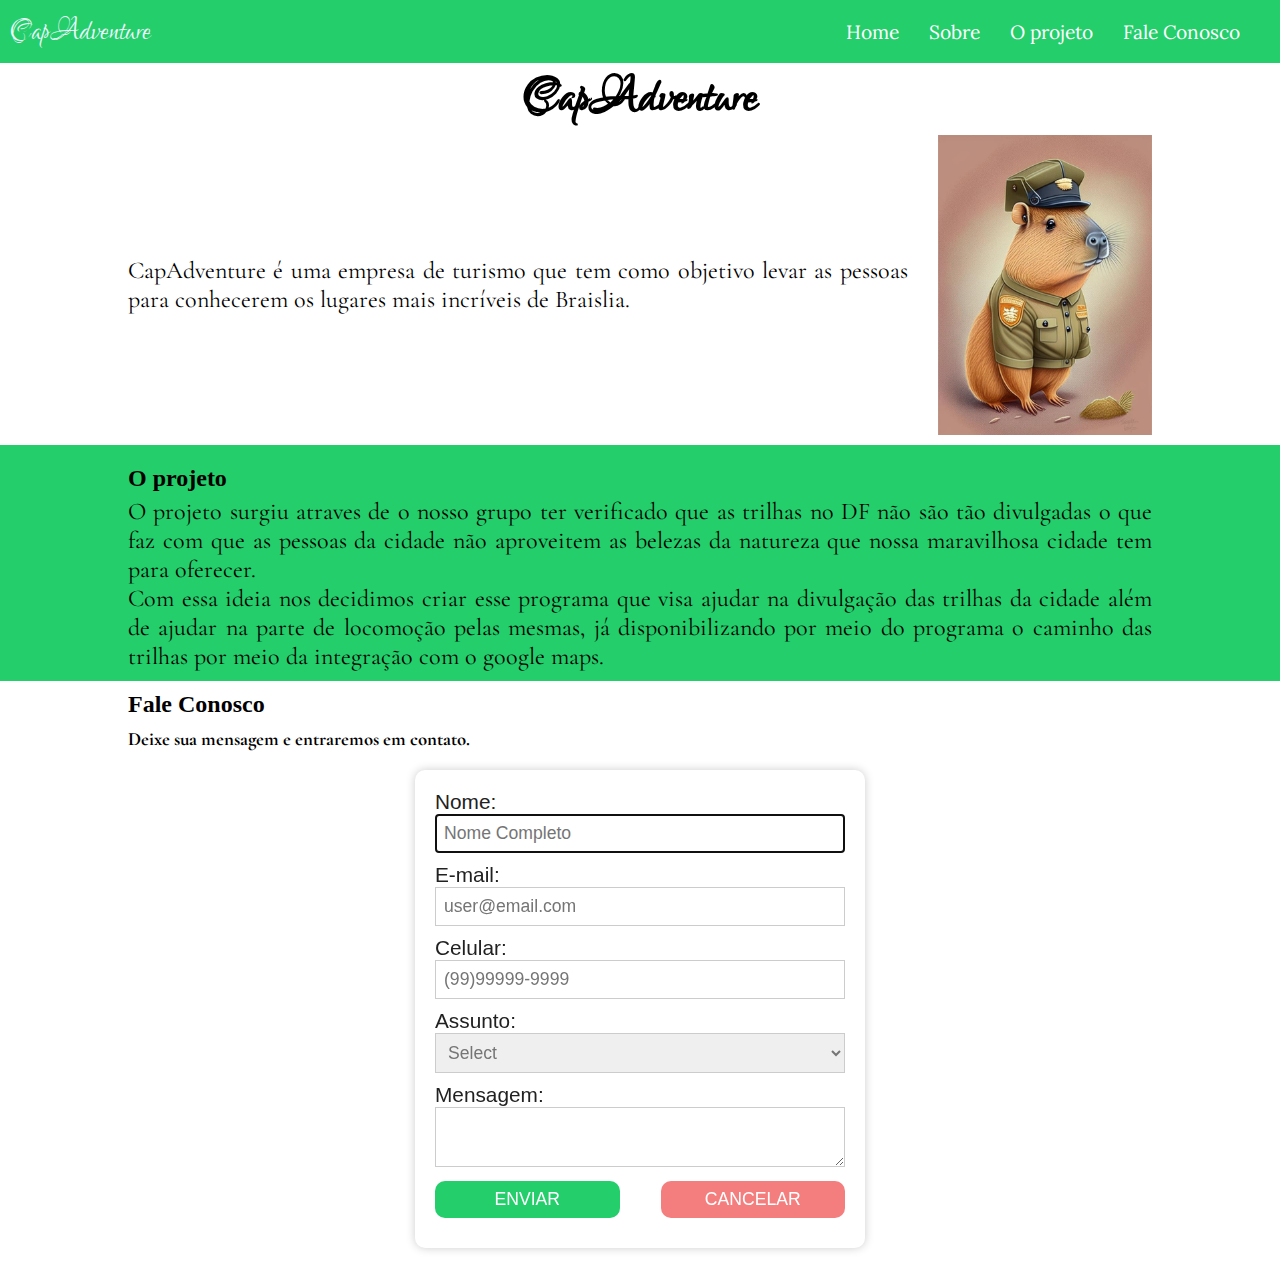
<file: index.html>
<!DOCTYPE html>
<html lang="en">
<head>
    <meta charset="UTF-8">
    <meta name="viewport" content="width=device-width, initial-scale=1.0">
    <link rel="stylesheet" href="style.css">
    <title>Document</title>
</head>
<body>
    <!--MENU-->
    <nav>
        <div class="container">
            <a href="#">
                <p>CapAdventure</p>
            </a>
            <div class="container">
                <a class="menu" href="#">Home</a>
                <a class="menu" href="#principal">Sobre</a>
                <a class="menu" href="#projeto">O projeto</a>
                <a class="menu" href="#contato">Fale Conosco</a>
        </div>
    </nav>

    <!--SECTION SOBRE-->
    <section id="principal">
        <h1>CapAdventure</h1>
        <div class="container">
            <p>CapAdventure é uma empresa de turismo que tem como objetivo levar as pessoas para conhecerem os lugares mais incríveis de Braislia.</p>
            <img src="img/hYb0ta.jpg" alt="">
        </div>
    </section>
    <!--SECTION PROJETO-->
    <section id="projeto">
        <h2>O projeto</h2>
        <p>O projeto surgiu atraves de o nosso grupo ter verificado que as trilhas no DF não são tão divulgadas o que faz com que as pessoas da cidade não aproveitem as belezas da natureza que nossa maravilhosa cidade tem para oferecer.</p>
        <p>Com essa ideia nos decidimos criar esse programa que visa ajudar na divulgação das trilhas da cidade além de ajudar na parte de locomoção pelas mesmas, já disponibilizando por meio do programa o caminho das trilhas por meio da integração com o google maps.</p>
    </section>

    <!--SECTION CONTATO-->
    <section id="contatos">
        <h2>Fale Conosco</h2>
        <h3>Deixe sua mensagem e entraremos em contato.</h3>

        <form name="" method="" action="">
            <label for="nome">Nome:</label>
            <input id="nome" type="text" name="nome" placeholder="Nome Completo" required autofocus>

            <label for="email">E-mail:</label>
            <input id="email" type="email" name="email" placeholder="user@email.com">

            <label for="celular">Celular:</label>
            <input id="celular" type="tel" name="celular" placeholder="(99)99999-9999"
                pattern="^\(?\d{2}\)\d{5}[-\s]\d{4}.*?$">

            <label for="nivel">Assunto:</label>
            <select name="assunto" id="assunto">
                <option value="">Select</option>
                <option value="trilheiro">Sou trilheiro</option>
                <option value="proprietario">Sou proprietário</option>
                <option value="duvidas">Dúvidas</option>
                <option value="sugestões">Sugestões</option>
            </select>

            <label for="msg">Mensagem:</label>

            <textarea name="msg" id="msg"></textarea>

            <div class="container">

                <input type="submit" name="btn_enviar" value="ENVIAR">
                <input type="reset" name="btn_cancelar" value="CANCELAR">
            </div>
        </form>
</body>
</html>
</file>
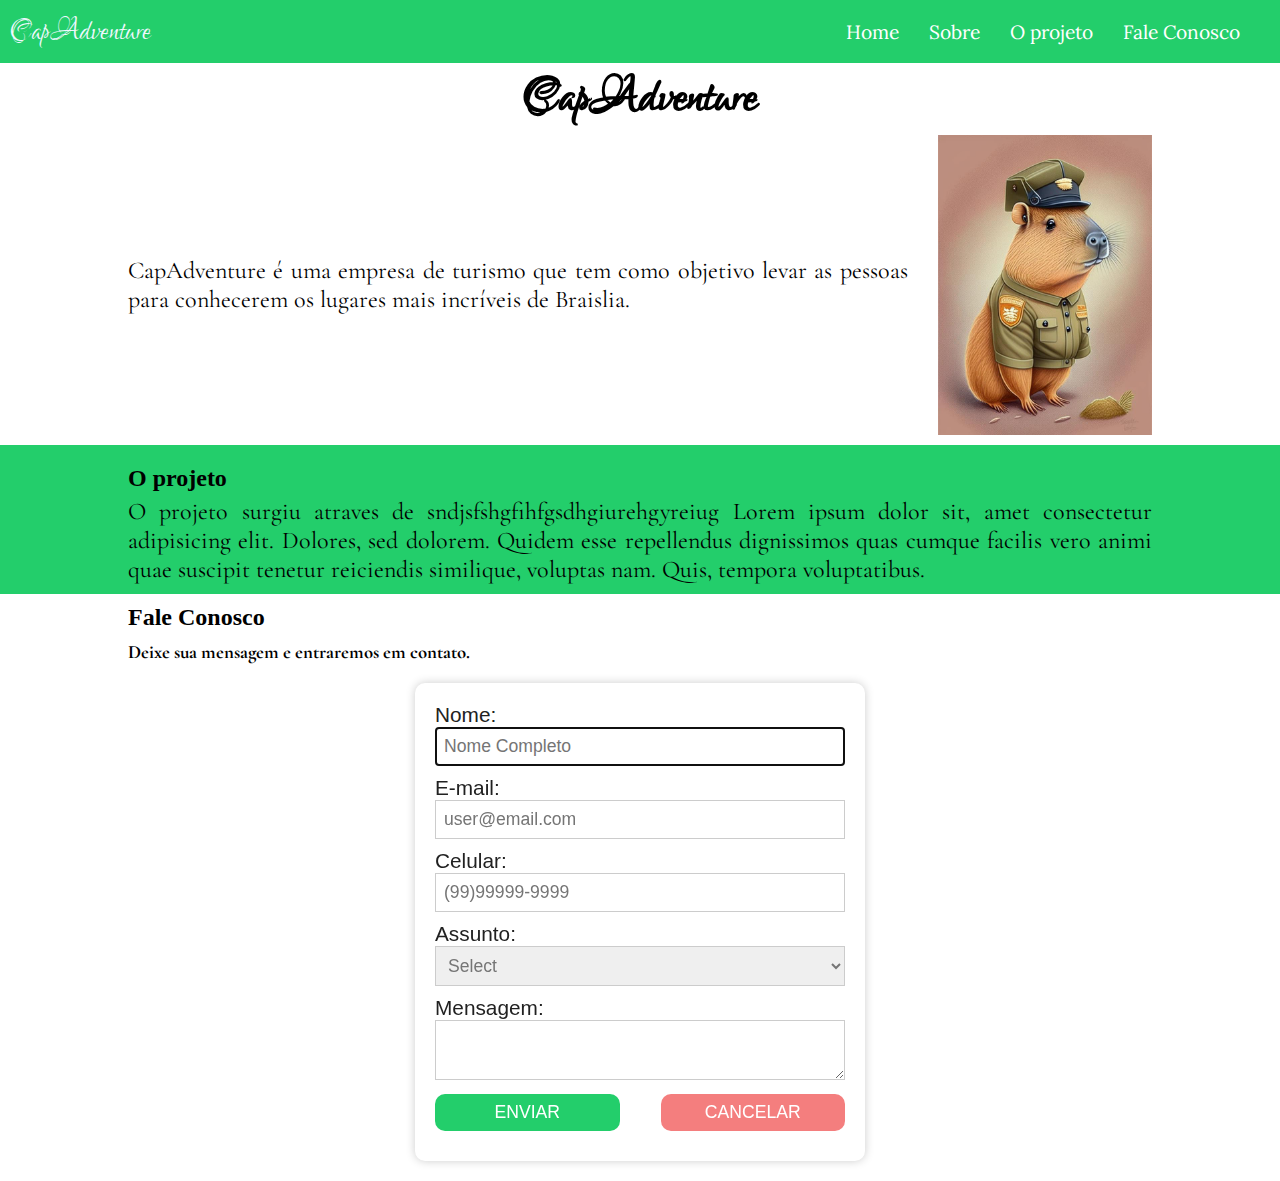
<file: CapAdventure/sitededivulgação/index.html>
<!DOCTYPE html>
<html lang="en">
<head>
    <meta charset="UTF-8">
    <meta name="viewport" content="width=device-width, initial-scale=1.0">
    <link rel="stylesheet" href="style.css">
    <title>Document</title>
</head>
<body>
    <!--MENU-->
    <nav>
        <div class="container">
            <a href="#">
                <p>CapAdventure</p>
            </a>
            <div class="container">
                <a class="menu" href="#">Home</a>
                <a class="menu" href="#principal">Sobre</a>
                <a class="menu" href="#projeto">O projeto</a>
                <a class="menu" href="#contato">Fale Conosco</a>
        </div>
    </nav>

    <!--SECTION SOBRE-->
    <section id="principal">
        <h1>CapAdventure</h1>
        <div class="container">
            <p>CapAdventure é uma empresa de turismo que tem como objetivo levar as pessoas para conhecerem os lugares mais incríveis de Braislia.</p>
            <img src="img/hYb0ta.jpg" alt="">
        </div>
    </section>
    <!--SECTION PROJETO-->
    <section id="projeto">
        <h2>O projeto</h2>
        <p>O projeto surgiu atraves de sndjsfshgfihfgsdhgiurehgyreiug Lorem ipsum dolor sit, amet consectetur adipisicing elit. Dolores, sed dolorem. Quidem esse repellendus dignissimos quas cumque facilis vero animi quae suscipit tenetur reiciendis similique, voluptas nam. Quis, tempora voluptatibus.</p>
    </section>

    <!--SECTION CONTATO-->
    <section id="contatos">
        <h2>Fale Conosco</h2>
        <h3>Deixe sua mensagem e entraremos em contato.</h3>

        <form name="" method="" action="">
            <label for="nome">Nome:</label>
            <input id="nome" type="text" name="nome" placeholder="Nome Completo" required autofocus>

            <label for="email">E-mail:</label>
            <input id="email" type="email" name="email" placeholder="user@email.com">

            <label for="celular">Celular:</label>
            <input id="celular" type="tel" name="celular" placeholder="(99)99999-9999"
                pattern="^\(?\d{2}\)\d{5}[-\s]\d{4}.*?$">

            <label for="nivel">Assunto:</label>
            <select name="assunto" id="assunto">
                <option value="">Select</option>
                <option value="trilheiro">Sou trilheiro</option>
                <option value="proprietario">Sou proprietário</option>
                <option value="duvidas">Dúvidas</option>
                <option value="sugestões">Sugestões</option>
            </select>

            <label for="msg">Mensagem:</label>

            <textarea name="msg" id="msg"></textarea>

            <div class="container">

                <input type="submit" name="btn_enviar" value="ENVIAR">
                <input type="reset" name="btn_cancelar" value="CANCELAR">
            </div>
        </form>
</body>
</html>
</file>
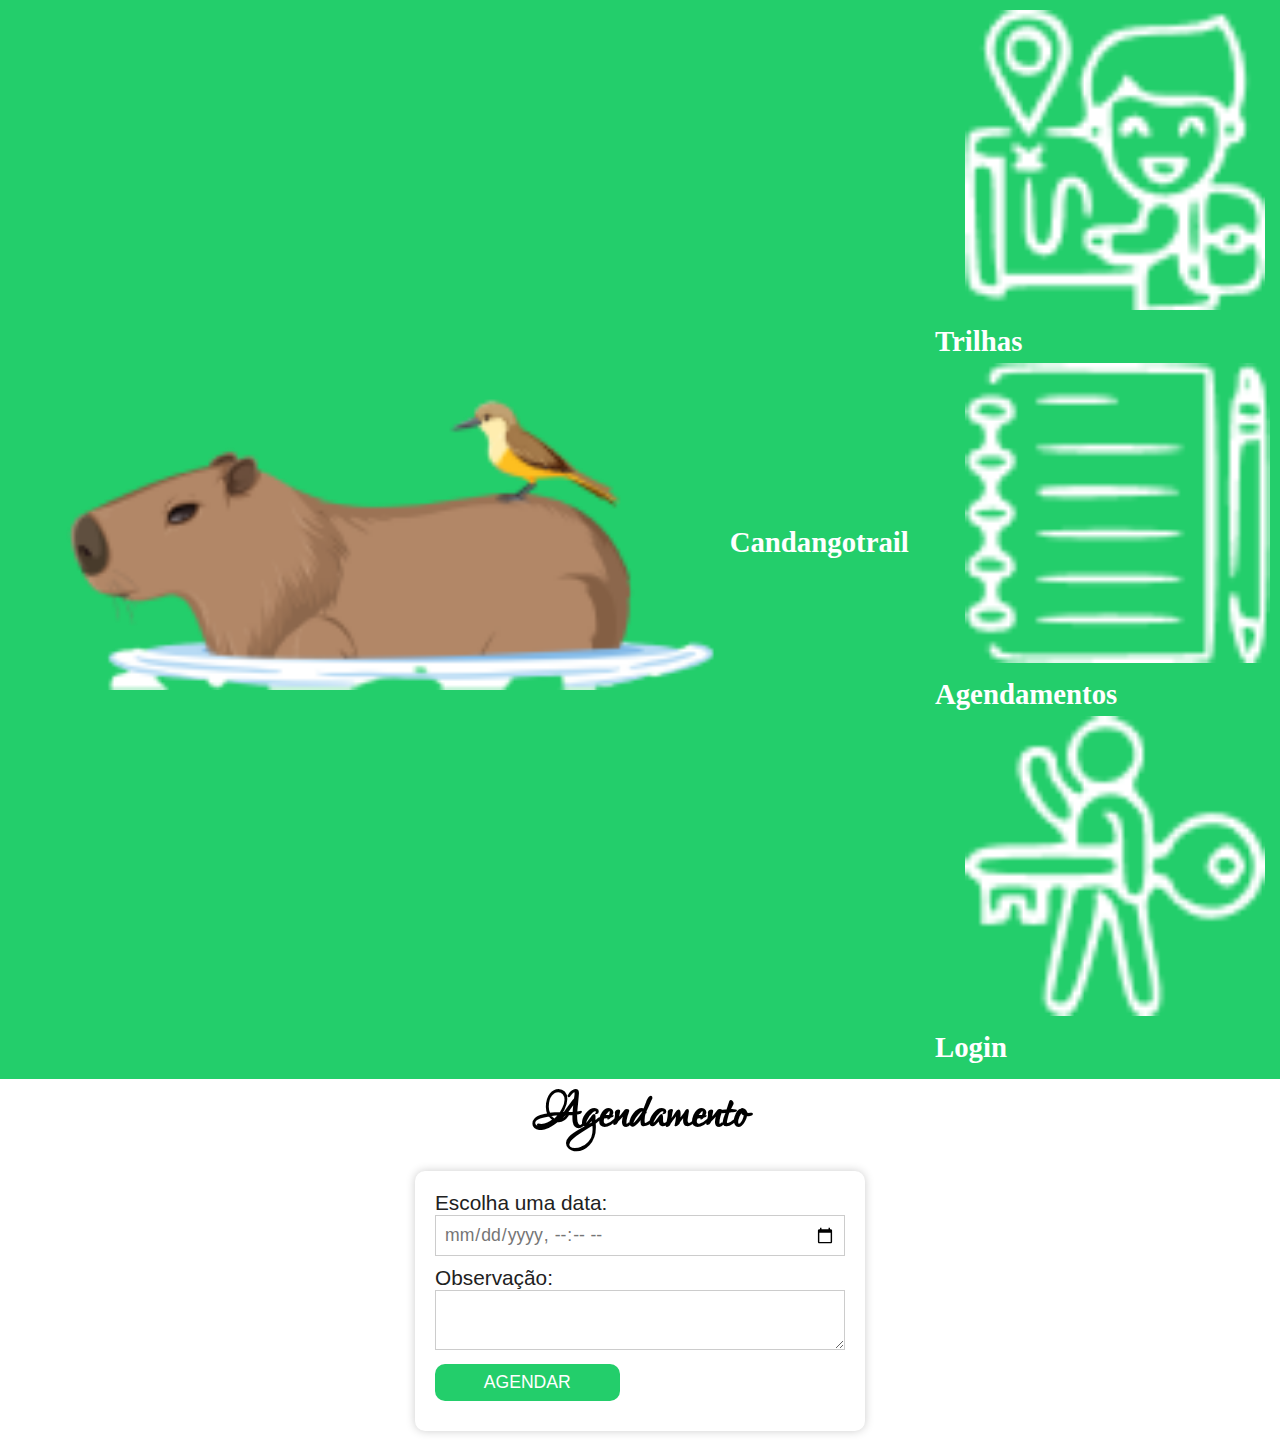
<file: agendamentos.html>
<!DOCTYPE html>
<html lang="pt-br">
<head>
    <meta charset="UTF-8">
    <meta name="viewport" content="width=device-width, initial-scale=1.0">
    <title>CandangoTrail</title>
    <link rel="stylesheet" href="style.css">
</head>
<body>
    <nav class="container">
        <a class="logo-link" href="index.html">
            <div class="container">
                <img id="logo" src="img/capivara.png" alt="">
                <h2 id="logo">Candangotrail</h2>
            </div>
        </a>
        
        <div class="container-menu">
            <div class="menu">
                <a href="trilhas.html">
                    <div class="img-menu">
                        <img src="img/trilhas.png" alt="Logo trilhas">
                    </div>
                    <h2>Trilhas</h2>
                </a>
                
            </div>
            <div class="menu">
                <a href="agendamentos.html">
                    <div class="img-menu">
                        <img src="img/agendamentos.png" alt="Logo agendamentos">
                    </div>
                    <h2>Agendamentos</h2>
                </a>
            </div>
            <div class="menu">
                <a href="login.html">
                    <div class="img-menu">
                        <img src="img/login.png" alt="Logo login">
                    </div>
                <h2>Login</h2>
                </a>
                
            </div>
        </div>
    </nav>

   <main>
        <h1>Agendamento</h1>

        <form name="" method="" action="">
            <div>
                <label for="data_hora">Escolha uma data:</label>
                <input id="data_hora" type="datetime-local" name="data_hora">

                <label for="msg">Observação:</label>

            <textarea name="msg" id="msg"></textarea>

            <div class="container-login">
                <input type="submit" name="btn_salvar" value="AGENDAR">
            </div>
            
        </form>
   </main>

    <footer></footer>

</body>
</html>
</file>
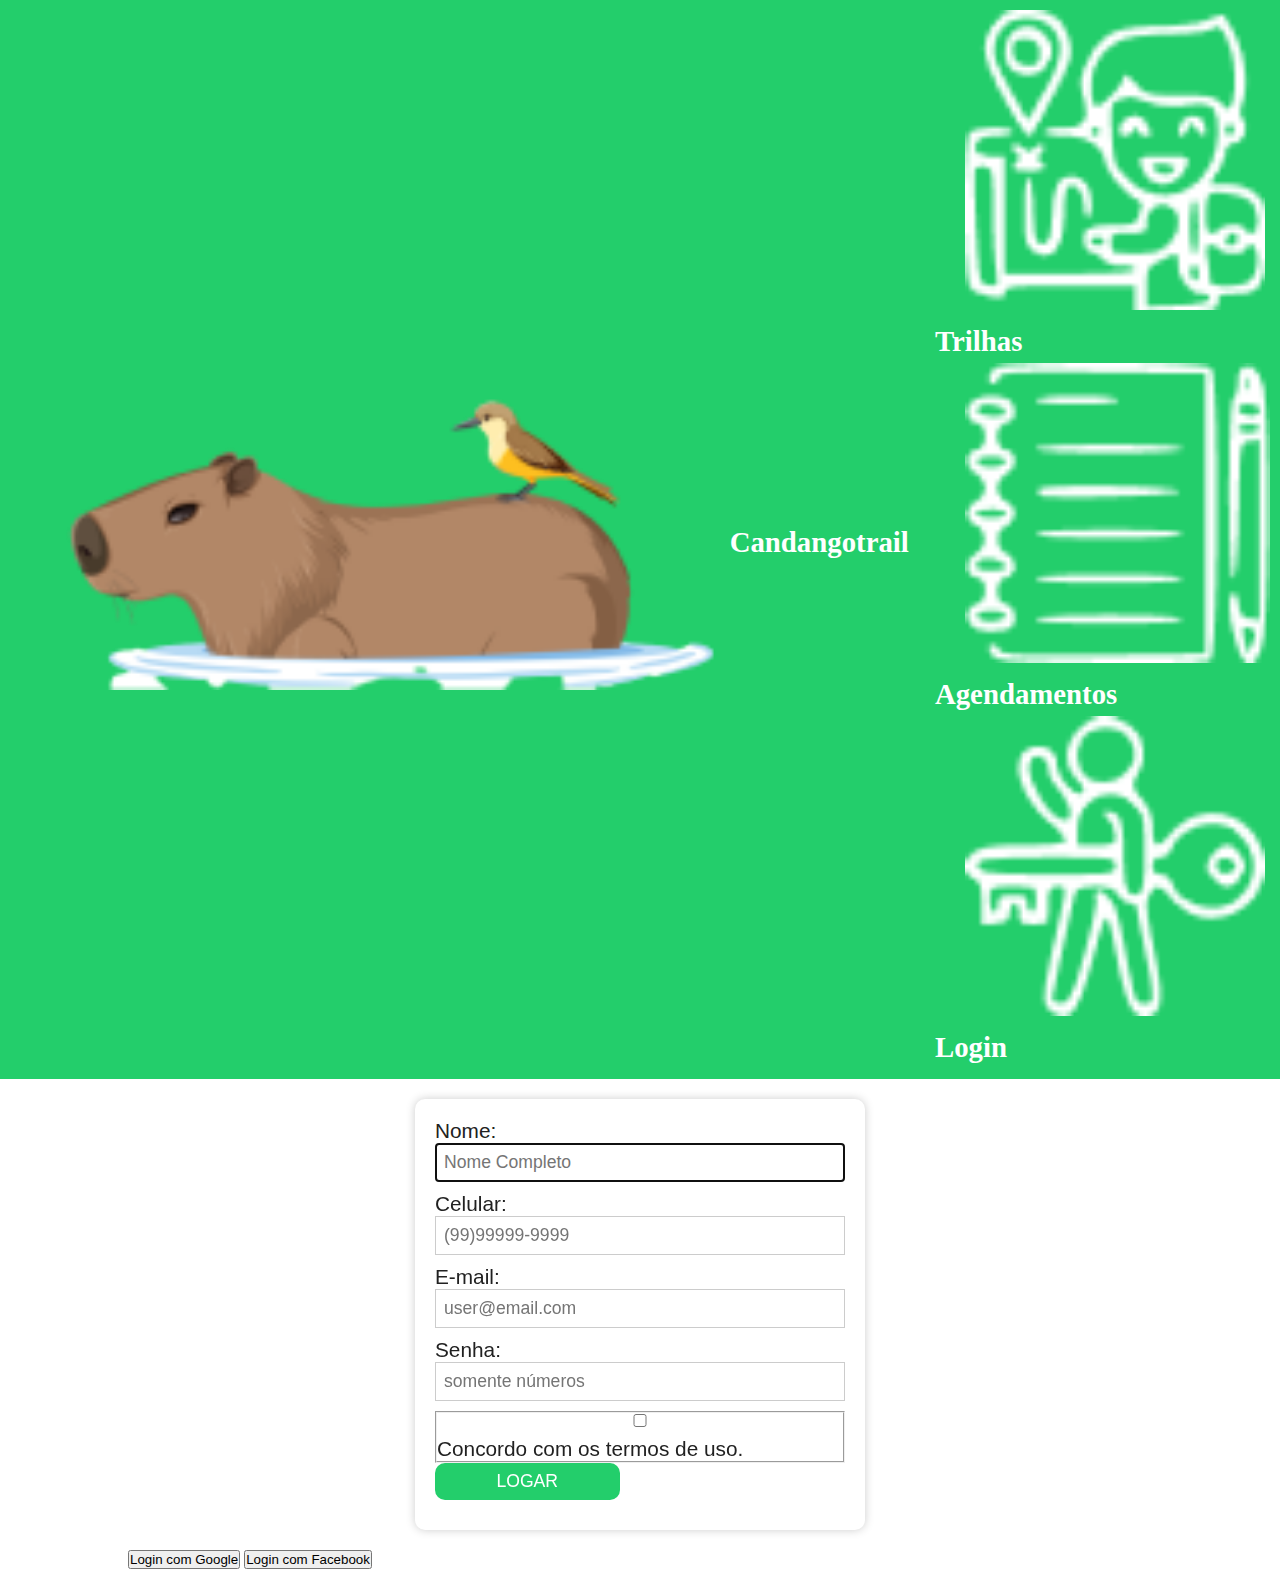
<file: criar-conta.html>
<!DOCTYPE html>
<html lang="pt-br">
<head>
    <meta charset="UTF-8">
    <meta name="viewport" content="width=device-width, initial-scale=1.0">
    <title>CandangoTrail</title>
    <link rel="stylesheet" href="style.css">
</head>
<body>
    <nav class="container">
        <a class="logo-link" href="index.html">
            <div class="container">
                <img id="logo" src="img/capivara.png" alt="">
                <h2 id="logo">Candangotrail</h2>
            </div>
        </a>
        
        <div class="container-menu">
            <div class="menu">
                <a href="trilhas.html">
                    <div class="img-menu">
                        <img src="img/trilhas.png" alt="Logo trilhas">
                    </div>
                    <h2>Trilhas</h2>
                </a>
                
            </div>
            <div class="menu">
                <a href="agendamentos.html">
                    <div class="img-menu">
                        <img src="img/agendamentos.png" alt="Logo agendamentos">
                    </div>
                    <h2>Agendamentos</h2>
                </a>
            </div>
            <div class="menu">
                <a href="login.html">
                    <div class="img-menu">
                        <img src="img/login.png" alt="Logo login">
                    </div>
                <h2>Login</h2>
                </a>
                
            </div>
        </div>
    </nav>

    <section>
        <form name="" method="" action="">

            <label for="nome">Nome:</label>
            <input id="nome" type="text" name="nome" placeholder="Nome Completo" required autofocus>

            <label for="celular">Celular:</label>
            <input id="celular" type="tel" name="celular" placeholder="(99)99999-9999"
                pattern="^\(?\d{2}\)\d{5}[-\s]\d{4}.*?$">

            <label for="email">E-mail:</label>
            <input id="email" type="email" name="email" placeholder="user@email.com">

            <label for="senha">Senha:</label>
            <input type="password" name="senha" id="senha" placeholder="somente números">

            <fieldset>
                <input type="checkbox" id="termos" name="termos" value="termos"><label for="termos">Concordo com os termos de uso.</label><br />
            </fieldset>

            <div class="container-login">
                <input type="submit" name="btn_logar" value="LOGAR">
            </div>
            
        </form>
        
        <div class="container-login">
            <button>Login com Google</button>
            <button id="btn-face">Login com Facebook</button>
        </div>
    </section>

  
  

    <footer></footer>

</body>
</html>
</file>
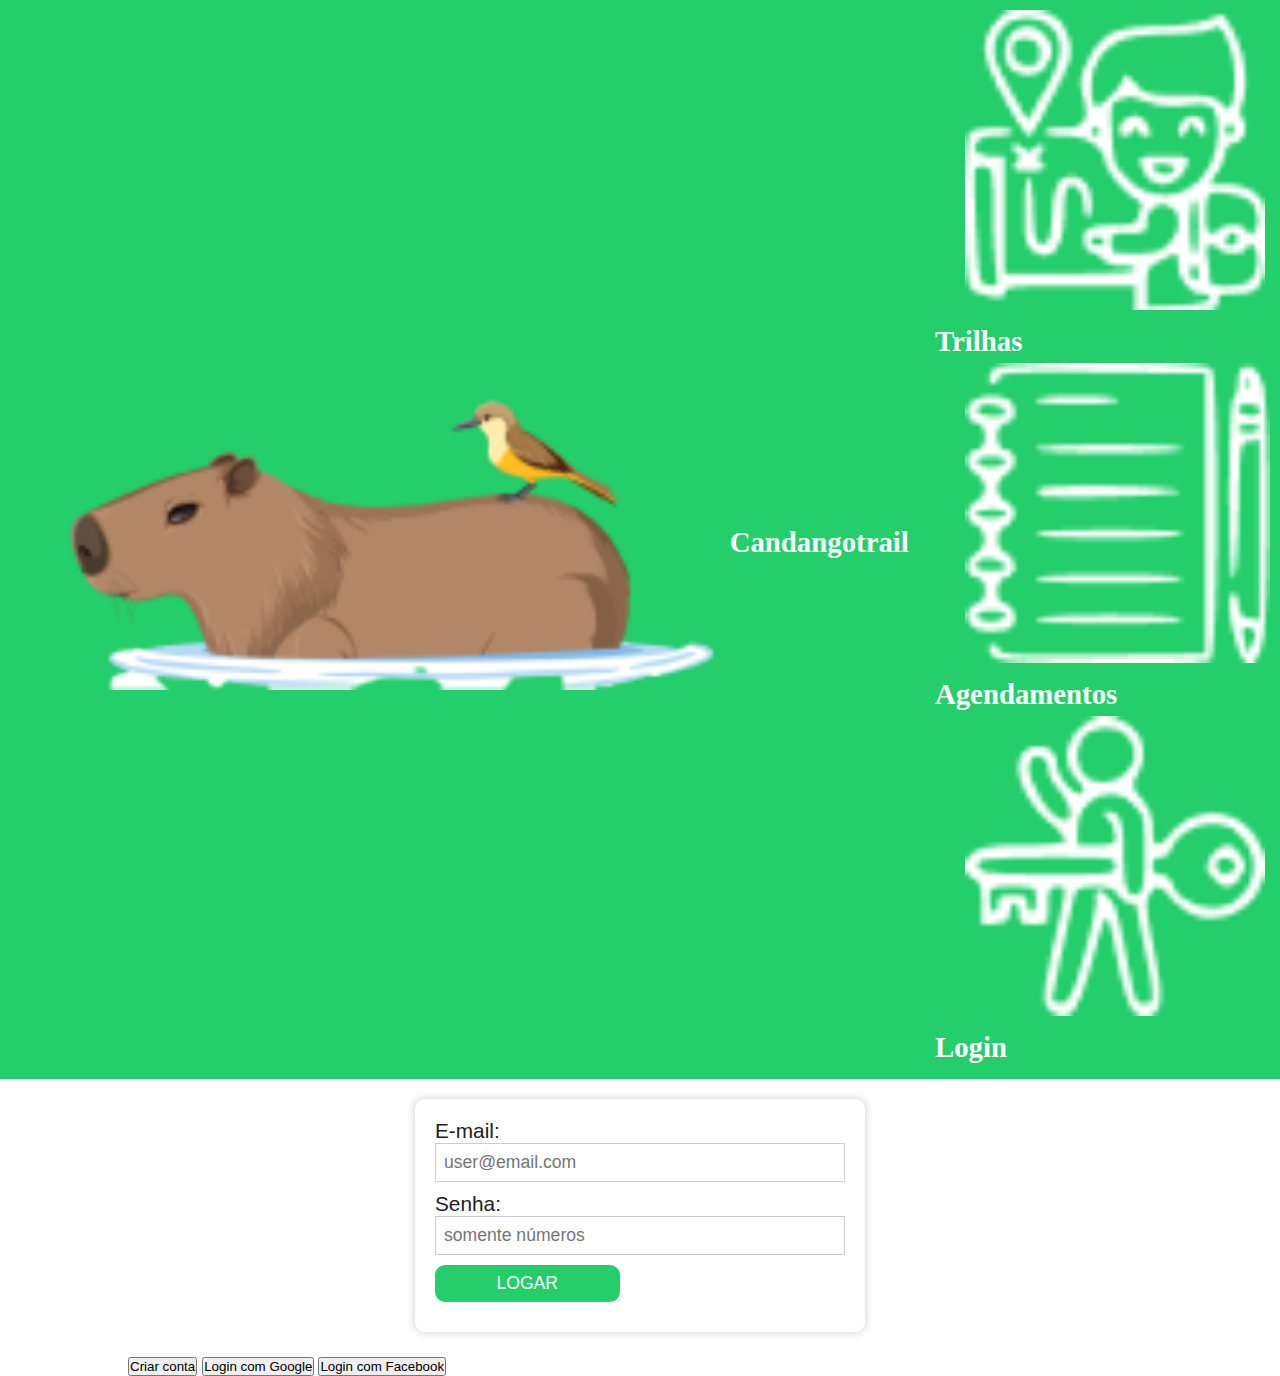
<file: login.html>
<!DOCTYPE html>
<html lang="pt-br">
<head>
    <meta charset="UTF-8">
    <meta name="viewport" content="width=device-width, initial-scale=1.0">
    <title>CandangoTrail</title>
    <link rel="stylesheet" href="style.css">
</head>
<body>
    <nav class="container">
        <a class="logo-link" href="index.html">
            <div class="container">
                <img id="logo" src="img/capivara.png" alt="">
                <h2 id="logo">Candangotrail</h2>
            </div>
        </a>
        
        <div class="container-menu">
            <div class="menu">
                <a href="trilhas.html">
                    <div class="img-menu">
                        <img src="img/trilhas.png" alt="Logo trilhas">
                    </div>
                    <h2>Trilhas</h2>
                </a>
                
            </div>
            <div class="menu">
                <a href="agendamentos.html">
                    <div class="img-menu">
                        <img src="img/agendamentos.png" alt="Logo agendamentos">
                    </div>
                    <h2>Agendamentos</h2>
                </a>
            </div>
            <div class="menu">
                <a href="login.html">
                    <div class="img-menu">
                        <img src="img/login.png" alt="Logo login">
                    </div>
                <h2>Login</h2>
                </a>
                
            </div>
        </div>
    </nav>

    <section>
        <form name="" method="" action="">
            <label for="email">E-mail:</label>
            <input id="email" type="email" name="email" placeholder="user@email.com">

            <label for="senha">Senha:</label>
            <input type="password" name="senha" id="senha" placeholder="somente números">

            <div class="container-login">
                <input type="submit" name="btn_logar" value="LOGAR">
            </div>
            
        </form>

        <div class="container-login">
            <a href="criar-conta.html">
                <button>Criar conta</button>
            </a>
            <button>Login com Google</button>
            <button id="btn-face">Login com Facebook</button>
        </div>
    </section>

  
  

    <footer></footer>

</body>
</html>
</file>
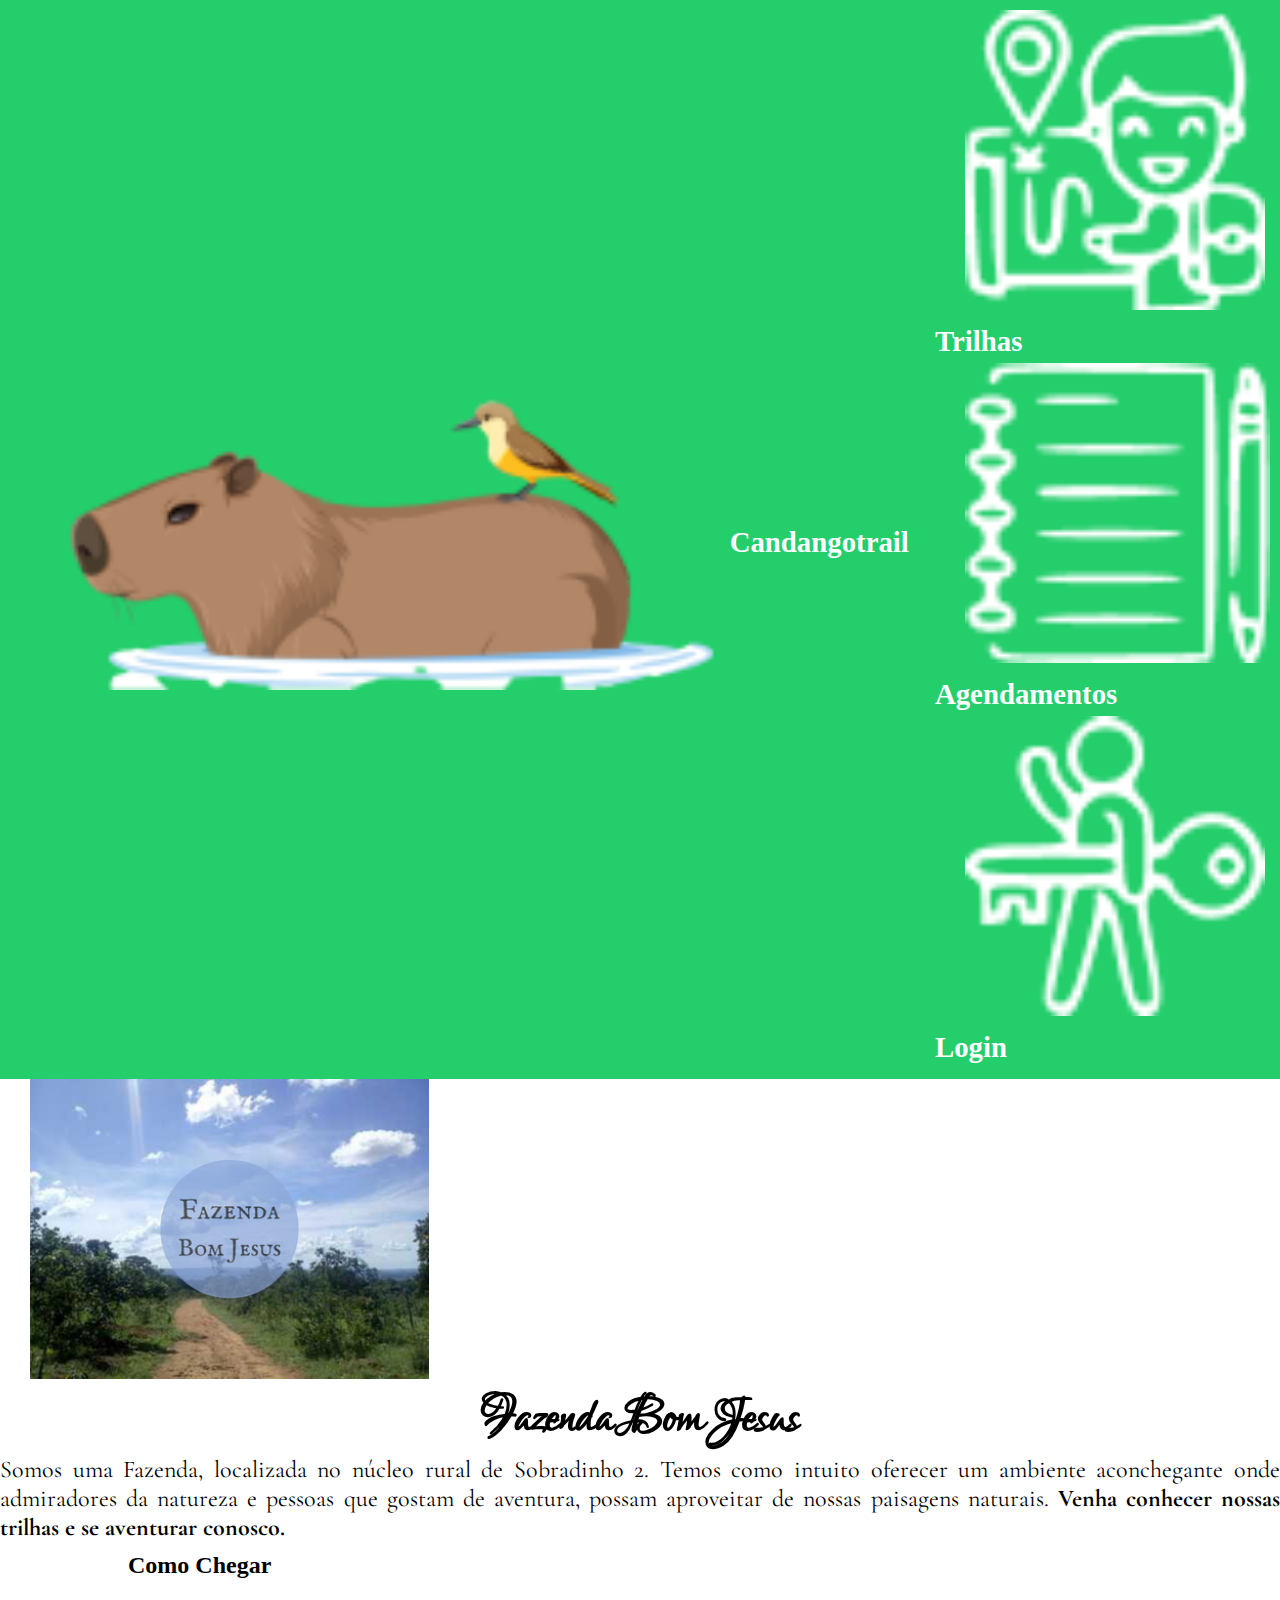
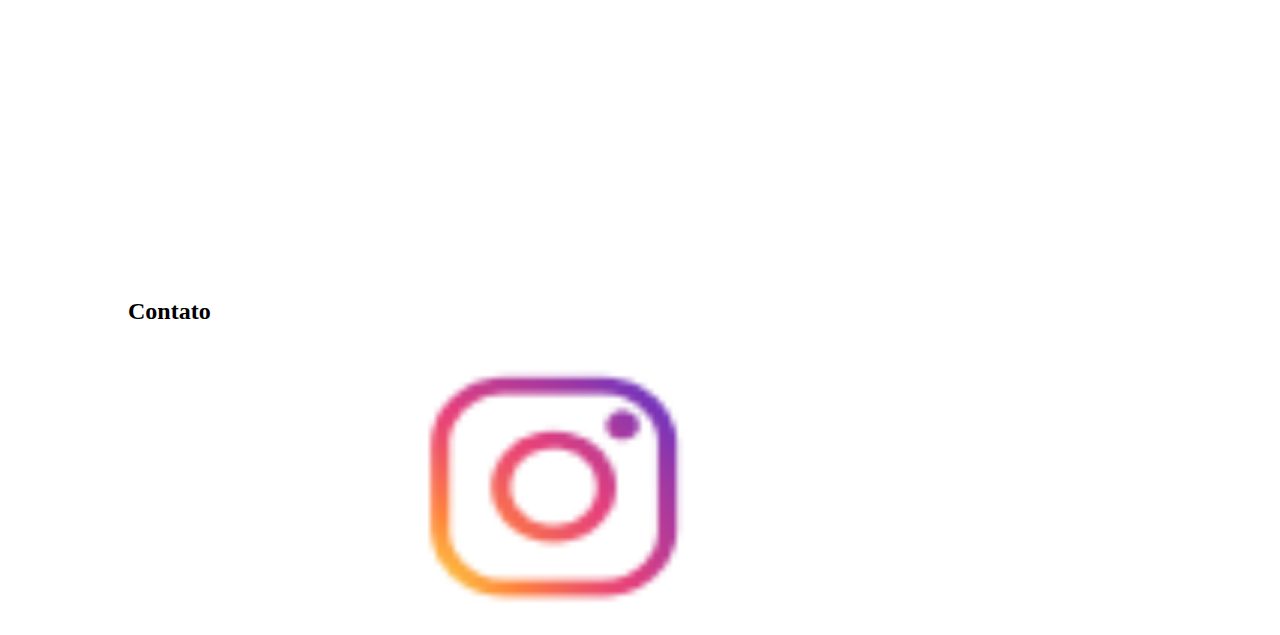
<file: pg-proprietario.html>
<!DOCTYPE html>
<html lang="pt-br">
<head>
    <meta charset="UTF-8">
    <meta name="viewport" content="width=device-width, initial-scale=1.0">
    <title>CandangoTrail</title>
    <link rel="stylesheet" href="style.css">
</head>
<body>
    <nav class="container">
        <a class="logo-link" href="index.html">
            <div class="container">
                <img id="logo" src="img/capivara.png" alt="">
                <h2 id="logo">Candangotrail</h2>
            </div>
        </a>
        
        <div class="container-menu">
            <div class="menu">
                <a href="trilhas.html">
                    <div class="img-menu">
                        <img src="img/trilhas.png" alt="Logo trilhas">
                    </div>
                    <h2>Trilhas</h2>
                </a>
                
            </div>
            <div class="menu">
                <a href="agendamentos.html">
                    <div class="img-menu">
                        <img src="img/agendamentos.png" alt="Logo agendamentos">
                    </div>
                    <h2>Agendamentos</h2>
                </a>
            </div>
            <div class="menu">
                <a href="login.html">
                    <div class="img-menu">
                        <img src="img/login.png" alt="Logo login">
                    </div>
                <h2>Login</h2>
                </a>
                
            </div>
        </div>
    </nav>

    <header>
        <img src="img/banner_mobile.png" alt="">
    </header>

    <main>
        <h1>Fazenda Bom Jesus</h1>
        <p>Somos uma Fazenda, localizada no núcleo rural de Sobradinho 2. Temos como intuito oferecer um ambiente aconchegante onde admiradores da natureza e pessoas que gostam de aventura, possam aproveitar de nossas paisagens naturais. <strong>Venha conhecer nossas trilhas e se aventurar conosco.</strong></p>
    </main>

    <section>
        <h2>Como Chegar</h2>
        <iframe src="https://www.google.com/maps/embed?pb=!1m18!1m12!1m3!1d3842.917198494688!2d-47.81676802518116!3d-15.596072218102309!2m3!1f0!2f0!3f0!3m2!1i1024!2i768!4f13.1!3m3!1m2!1s0x935a417184863113%3A0x807723a80c9abfa6!2sFazenda%20Bom%20Jesus%20Sobradinho!5e0!3m2!1spt-BR!2sbr!4v1689011267497!5m2!1spt-BR!2sbr" width="350" height="300" style="border:0;" allowfullscreen="" loading="lazy" referrerpolicy="no-referrer-when-downgrade"></iframe>
    </section>

    <section>
        <h2>Contato</h2>
        <a target="blank" href="tel:+5561999550228">Telefone: (61)99955-0228</a>
        <a href="https://www.instagram.com/fazendabom.jesus/" target="_blank">
            <img src="img/insta.png" alt="">
        </a>
    </section>

    <footer></footer>

</body>
</html>
</file>
<file: style.css>
@import url('https://fonts.googleapis.com/css2?family=Cormorant+Garamond:wght@300&family=IM+Fell+Great+Primer&family=Lora&family=Lovers+Quarrel&display=swap');
/*font-family: 'Cormorant Garamond', serif;
font-family: 'Lora', serif;
font-family: 'Lovers Quarrel', cursive;*/
*{
    margin: 0;
    padding: 0;
    box-sizing: border-box;
}
.container{
    display: flex;
    justify-content: space-between;
    align-items: center;
}

/*FORMATAÇÃO MENU*/
nav {
    background-color: #23CE6B;
    padding: 10px;
}

a {
    font: 1.2em 'Lora', serif;
    text-decoration: none;
    justify-content: space-around;
    color: #fff;

}

.menu:link,
.menu:visited {
    /*quando abro a pagina e visito e volto*/
    margin-right: 30px;
    color: #fff;
}

.menu:hover,
.menu:active {
    /*quando passo o mouse sobre e apertar*/
    color: #A49E8D
}

nav p{
    font-family: 'Lovers Quarrel', cursive;
    font-size: 2em;
    color: aliceblue;
}

/*FORMATAÇÃO SEÇÃO PRINCIPAL*/
section{
    padding-left: 10%;
    padding-right: 10%;
}
#principal{
    padding-bottom: 10px;
}
h1{
    text-align: center;
    font-family: 'Lovers Quarrel', cursive;
    font-size: 4em;
}
img{
    height: 300px;
    margin-left: 30px;
   
}
p{
    font-family: 'Cormorant Garamond', serif;
    font-size: 1.5em;
    text-align: justify;
}
/*FORMATAÇÃO SEÇÃO O PROJETO*/
h2{
    font-family: 'IM Fell Great Primer', serif;
    margin-bottom: 5px;
    margin-top: 10px;
}

#projeto{
    background-color: #23CE6B;
    padding-bottom: 10px;
    padding-top: 10px;
}


/*FORMATAÇÃO SEÇÃO CONTATO*/
h3{
    font-family: 'Cormorant Garamond', serif;
    margin-bottom: 5px;
    margin-top: 10px;
}


form {
    background-color: #FFF;
    width: 450px;
    margin: 20px auto; /*margin auto faz ele ir pro meio pq ele nao pra onde ir*/
    padding: 20px;
    border-radius: 10px;
    box-shadow: 0 0 10px #CCC;
}

input, select, textarea{
    width: 100%;
    padding: 8px;
    box-sizing: border-box; /*tamanho da caixa limitado a largura da caixa*/
    font: 1.1em 'Poppins', sans-serif;
    font-weight: 300;
    color: #757575;
    margin-bottom: 10px;
    border: 1px solid #CCC;
}

label, legend{
    font: 1.3em 'Poppins', sans-serif;
    font-weight: 300;
    color: #212121;
}


input[type="submit"], input[type="reset"]{
    border: none;
    background-color: #23CE6B;
    color: #FFF;
    border-radius: 10px;
    width: 45%;
}

input[type="reset"]{
    background-color: #F47E7E;
}
</file>
<file: CapAdventure/sitededivulgação/style.css>
@import url('https://fonts.googleapis.com/css2?family=Cormorant+Garamond:wght@300&family=IM+Fell+Great+Primer&family=Lora&family=Lovers+Quarrel&display=swap');
/*font-family: 'Cormorant Garamond', serif;
font-family: 'Lora', serif;
font-family: 'Lovers Quarrel', cursive;*/
*{
    margin: 0;
    padding: 0;
    box-sizing: border-box;
}
.container{
    display: flex;
    justify-content: space-between;
    align-items: center;
}

/*FORMATAÇÃO MENU*/
nav {
    background-color: #23CE6B;
    padding: 10px;
}

a {
    font: 1.2em 'Lora', serif;
    text-decoration: none;
    justify-content: space-around;
    color: #fff;

}

.menu:link,
.menu:visited {
    /*quando abro a pagina e visito e volto*/
    margin-right: 30px;
    color: #fff;
}

.menu:hover,
.menu:active {
    /*quando passo o mouse sobre e apertar*/
    color: #A49E8D
}

nav p{
    font-family: 'Lovers Quarrel', cursive;
    font-size: 2em;
    color: aliceblue;
}

/*FORMATAÇÃO SEÇÃO PRINCIPAL*/
section{
    padding-left: 10%;
    padding-right: 10%;
}
#principal{
    padding-bottom: 10px;
}
h1{
    text-align: center;
    font-family: 'Lovers Quarrel', cursive;
    font-size: 4em;
}
img{
    height: 300px;
    margin-left: 30px;
   
}
p{
    font-family: 'Cormorant Garamond', serif;
    font-size: 1.5em;
    text-align: justify;
}
/*FORMATAÇÃO SEÇÃO O PROJETO*/
h2{
    font-family: 'IM Fell Great Primer', serif;
    margin-bottom: 5px;
    margin-top: 10px;
}

#projeto{
    background-color: #23CE6B;
    padding-bottom: 10px;
    padding-top: 10px;
}


/*FORMATAÇÃO SEÇÃO CONTATO*/
h3{
    font-family: 'Cormorant Garamond', serif;
    margin-bottom: 5px;
    margin-top: 10px;
}


form {
    background-color: #FFF;
    width: 450px;
    margin: 20px auto; /*margin auto faz ele ir pro meio pq ele nao pra onde ir*/
    padding: 20px;
    border-radius: 10px;
    box-shadow: 0 0 10px #CCC;
}

input, select, textarea{
    width: 100%;
    padding: 8px;
    box-sizing: border-box; /*tamanho da caixa limitado a largura da caixa*/
    font: 1.1em 'Poppins', sans-serif;
    font-weight: 300;
    color: #757575;
    margin-bottom: 10px;
    border: 1px solid #CCC;
}

label, legend{
    font: 1.3em 'Poppins', sans-serif;
    font-weight: 300;
    color: #212121;
}


input[type="submit"], input[type="reset"]{
    border: none;
    background-color: #23CE6B;
    color: #FFF;
    border-radius: 10px;
    width: 45%;
}

input[type="reset"]{
    background-color: #F47E7E;
}
</file>
